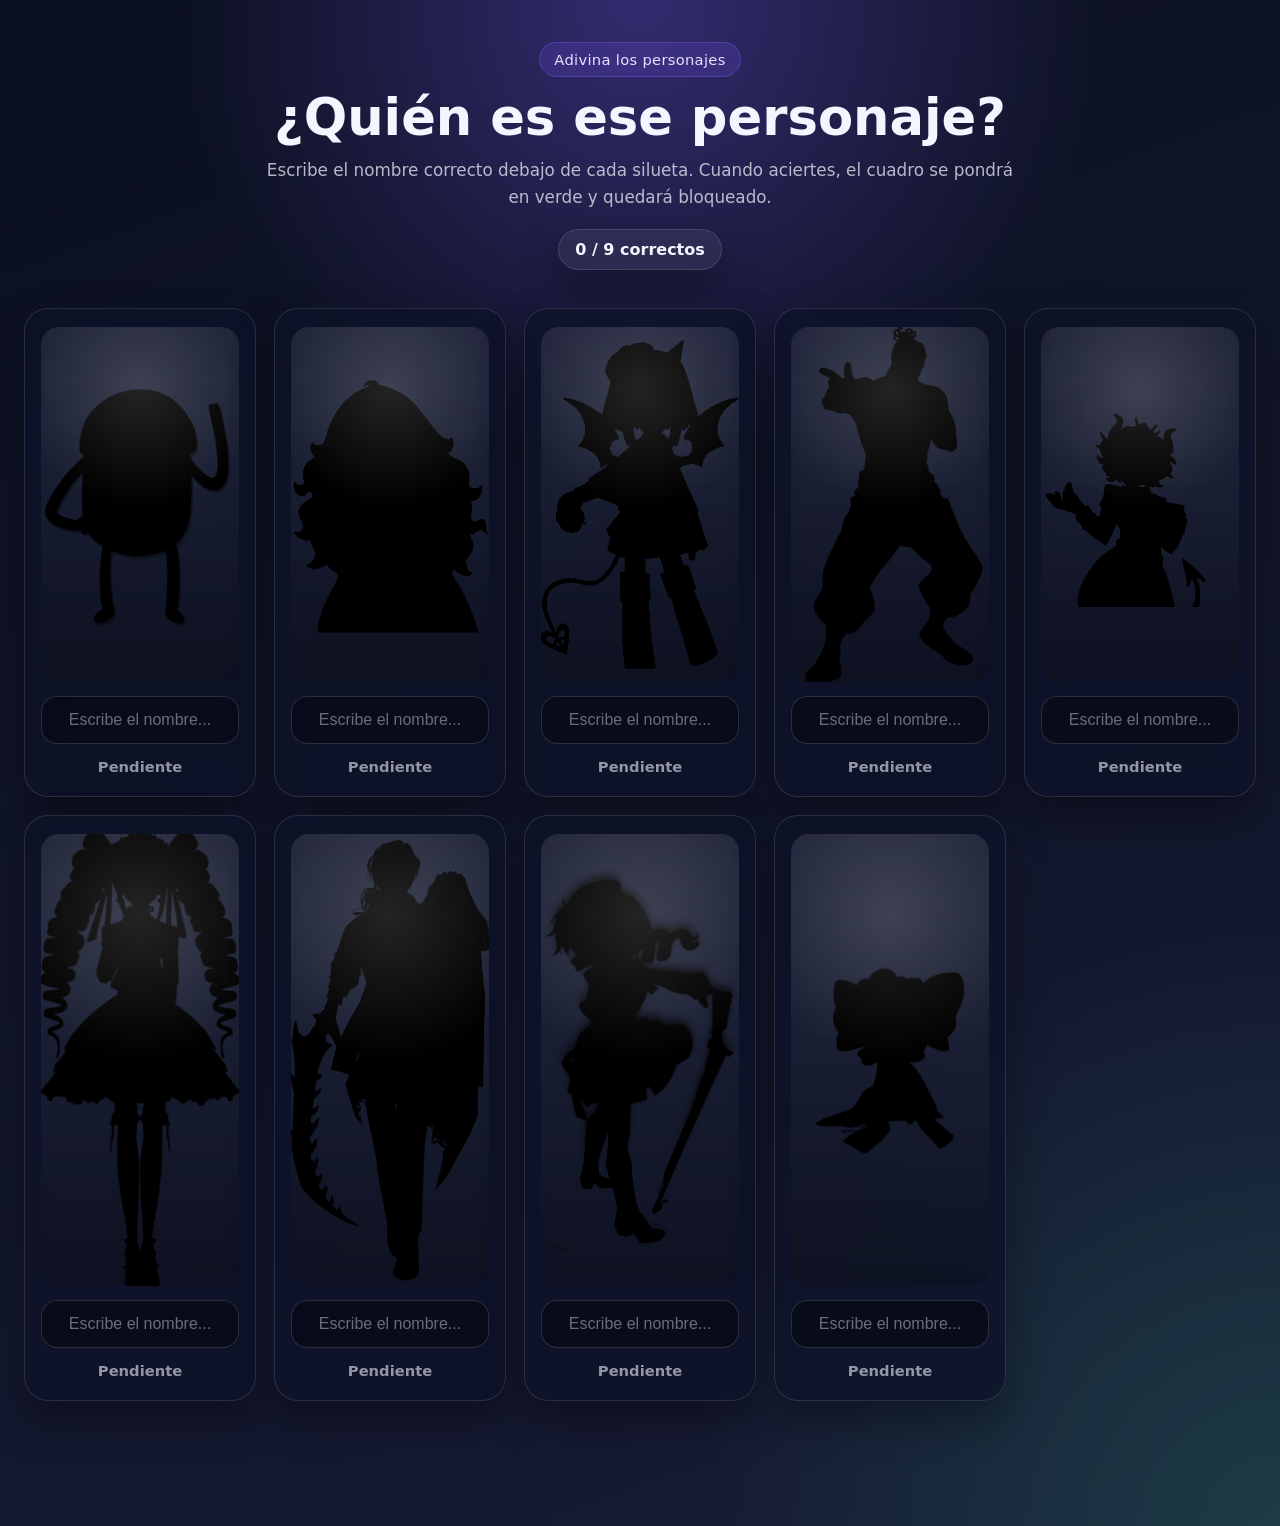
<file: index.html>
<!doctype html>
<html lang="es">
<head>
  <meta charset="utf-8" />
  <meta name="viewport" content="width=device-width, initial-scale=1" />
  <title>¿Quién es ese personaje?</title>
  <link rel="stylesheet" href="Mudae_Characters/style.css" />
</head>
<body>
  <main class="app">
    <section class="hero">
      <div class="badge">Adivina los personajes</div>
      <h1>¿Quién es ese personaje?</h1>
      <p>Escribe el nombre correcto debajo de cada silueta. Cuando aciertes, el cuadro se pondrá en verde y quedará bloqueado.</p>
      <div class="counter" id="counter">0 / 9 correctos</div>
    </section>

    <section class="grid" id="grid" aria-label="Juego de personajes"></section>

    <section class="next-wrap" id="nextWrap" hidden>
      <a class="next-btn" href="2.html">SIGUIENTE</a>
    </section>
  </main>

  <script>
    const characters = [
      { file: "Jake.png", name: "Jake" },
      { file: "HexManiac.png", name: "HexManiac" },
      { file: "Yosafire.png", name: "Yosafire" },
      { file: "AoiTodo.png", name: "AoiTodo" },
      { file: "Beelzebub.png", name: "Beelzebub" },
      { file: "CelestiaLudenberg.png", name: "CelestiaLudenberg" },
      { file: "Gregor.png", name: "Gregor" },
      { file: "MamiTomoe.png", name: "MamiTomoe" },
      { file: "Charlotte.png", name: "Charlotte" },
    ];

    const normalize = (value) =>
      value
        .toLowerCase()
        .trim()
        .replace(/\s+/g, "")
        .replace(/[áàäâ]/g, "a")
        .replace(/[éèëê]/g, "e")
        .replace(/[íìïî]/g, "i")
        .replace(/[óòöô]/g, "o")
        .replace(/[úùüû]/g, "u")
        .replace(/[^a-z0-9]/g, "");

    const grid = document.getElementById("grid");
    const counter = document.getElementById("counter");
    const nextWrap = document.getElementById("nextWrap");
    let correctCount = 0;

    function updateCounter() {
      counter.textContent = `${correctCount} / ${characters.length} correctos`;
      if (correctCount === characters.length) {
        nextWrap.hidden = false;
        nextWrap.classList.add("show");
      }
    }

    characters.forEach((character, index) => {
      const card = document.createElement("article");
      card.className = "card";

      card.innerHTML = `
        <div class="silhouette">
          <img src="Mudae_Characters/${character.file}" alt="${character.name}" draggable="false">
        </div>
        <label class="sr-only" for="input-${index}">Nombre del personaje ${index + 1}</label>
        <input
          id="input-${index}"
          class="guess"
          type="text"
          inputmode="text"
          autocomplete="off"
          spellcheck="false"
          placeholder="Escribe el nombre..."
          data-answer="${character.name}"
        />
        <div class="result" id="result-${index}">Pendiente</div>
      `;

      const input = card.querySelector(".guess");
      const result = card.querySelector(".result");

      input.addEventListener("input", () => {
        const answer = normalize(input.dataset.answer);
        const typed = normalize(input.value);

        if (typed && typed === answer) {
          input.classList.add("correct");
          input.disabled = true;
          result.textContent = "¡Correcto!";
          result.classList.add("correct");
          correctCount += 1;
          updateCounter();
        }
      });

      grid.appendChild(card);
    });

    updateCounter();
  </script>
</body>
</html>
</file>
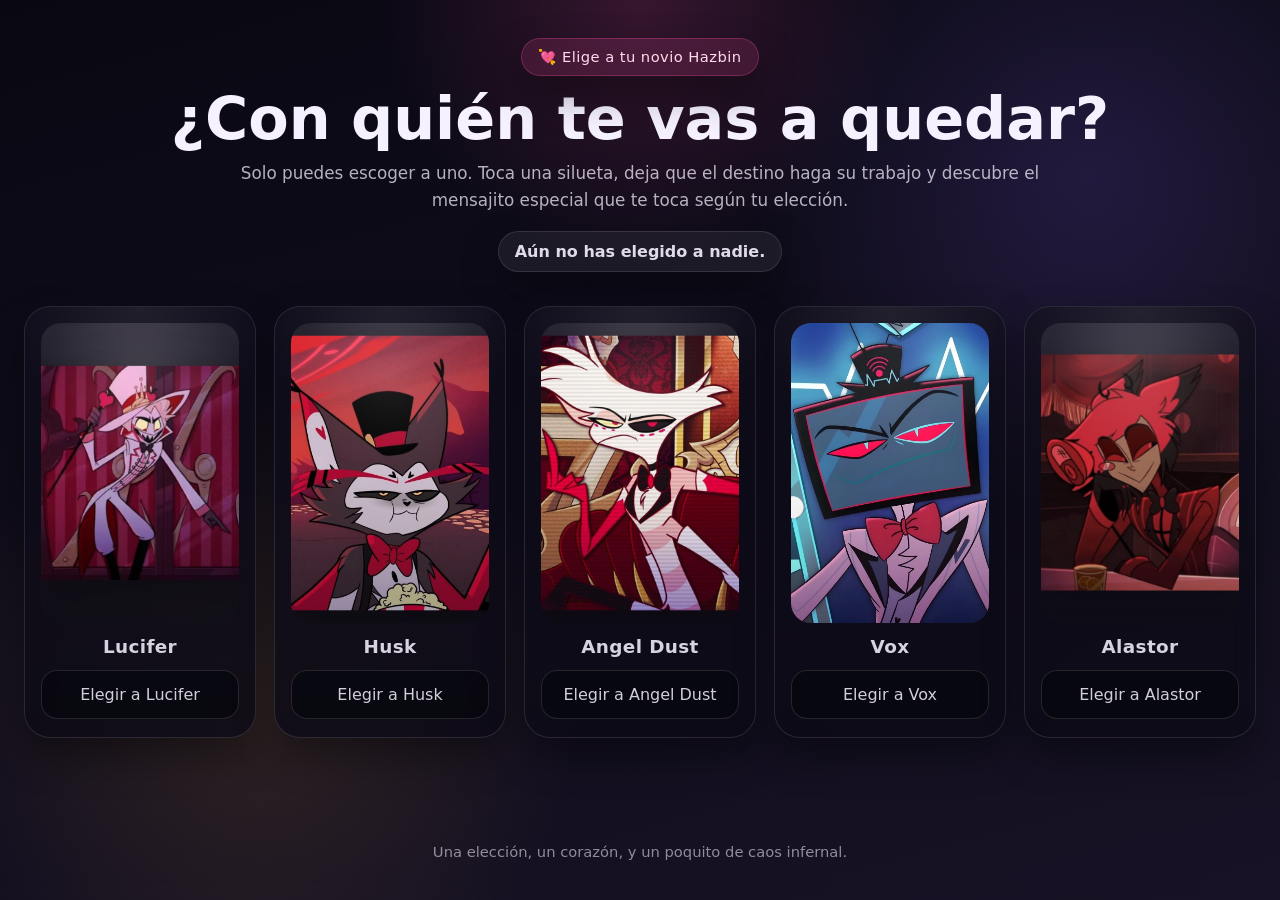
<file: 2.html>
<!doctype html>
<html lang="es">
<head>
  <meta charset="utf-8" />
  <meta name="viewport" content="width=device-width, initial-scale=1" />
  <title>Hazbin Novio</title>
  <link rel="stylesheet" href="Hazbin_Characters/style.css" />
</head>
<body>
  <main class="app">
    <section class="hero">
      <div class="badge">💘 Elige a tu novio Hazbin</div>
      <h1>¿Con quién te vas a quedar?</h1>
      <p>
        Solo puedes escoger a uno. Toca una silueta, deja que el destino haga su trabajo
        y descubre el mensajito especial que te toca según tu elección.
      </p>
      <div class="subnote" id="status">Aún no has elegido a nadie.</div>
    </section>

    <section class="grid" id="grid" aria-label="Selecciona un personaje">
      <article class="card" data-name="Lucifer" tabindex="0" role="button" aria-label="Elegir a Lucifer">
        <div class="character"><img src="Hazbin_Characters/Lucifer.png" alt="Lucifer en silueta" /></div>
        <h2 class="name">Lucifer</h2>
        <div class="pick-btn">Elegir a Lucifer</div>
      </article>

      <article class="card" data-name="Husk" tabindex="0" role="button" aria-label="Elegir a Husk">
        <div class="character"><img src="Hazbin_Characters/Husk.png" alt="Husk en silueta" /></div>
        <h2 class="name">Husk</h2>
        <div class="pick-btn">Elegir a Husk</div>
      </article>

      <article class="card" data-name="AngelDust" tabindex="0" role="button" aria-label="Elegir a Angel Dust">
        <div class="character"><img src="Hazbin_Characters/AngelDust.png" alt="Angel Dust en silueta" /></div>
        <h2 class="name">Angel Dust</h2>
        <div class="pick-btn">Elegir a Angel Dust</div>
      </article>

      <article class="card" data-name="Vox" tabindex="0" role="button" aria-label="Elegir a Vox">
        <div class="character"><img src="Hazbin_Characters/Vox.png" alt="Vox en silueta" /></div>
        <h2 class="name">Vox</h2>
        <div class="pick-btn">Elegir a Vox</div>
      </article>

      <article class="card" data-name="Alastor" tabindex="0" role="button" aria-label="Elegir a Alastor">
        <div class="character"><img src="Hazbin_Characters/Alastor.png" alt="Alastor en silueta" /></div>
        <h2 class="name">Alastor</h2>
        <div class="pick-btn">Elegir a Alastor</div>
      </article>
    </section>

    <section class="result" id="result" aria-live="polite">
      <h2 id="resultTitle"></h2>
      <p id="resultText"></p>
    </section>

    <div class="next-wrap" id="nextWrap">
      <a class="next-btn" href="3.html">SIGUIENTE</a>
    </div>

    <p class="footer">Una elección, un corazón, y un poquito de caos infernal.</p>
  </main>

  <script>
    const messages = {
      Lucifer: {
        title: "Lucifer te eligió primero.",
        text: "Con una sonrisa elegante y esa vibra de rey del infierno, Lucifer te toma la mano como si ya supiera que eras su destino. Entre bromas finas, orgullo y ternura escondida, te deja claro que contigo hasta el caos se ve bonito."
      },
      Husk: {
        title: "Husk dejó su vaso para ti.",
        text: "Puede que haga de cuenta que no le importa, pero cuando te mira se nota que ya se rindió. Husk te acompaña con esa calma ruda de gato cansado que solo se ablanda contigo. Parece que entre tragos y miradas cruzadas, ya se enamoró sin querer."
      },
      AngelDust: {
        title: "Angel Dust ya anda coqueteando contigo.",
        text: "Obvio iba a ser dramático, coqueto y demasiado encantador. Angel Dust te guiña un ojo, se acerca con toda la seguridad del mundo y te hace sentir que contigo sí quiere algo real. Entre chistes y poses, terminó enamorándose más de lo que admite."
      },
      Vox: {
        title: "Vox te conectó al primer intento.",
        text: "Vox quiere impresionar, controlar el brillo y tener la última palabra... pero contigo se le desarma un poco la señal. Fingiendo seguridad, te ofrece una sonrisa eléctrica y un romance lleno de pantallas, glitches y tensión elegante. Ya perdiste: él también cayó."
      },
      Alastor: {
        title: "Alastor sonrió solo para ti.",
        text: "Qué raro: el Radio Demon se mostró demasiado interesado. Alastor te habla con esa cortesía antigua y esa energía inquietante que solo hace que todo sea más intenso. Entre una sonrisa afilada y un tono encantador, dejó claro que contigo el show apenas empieza."
      }
    };

    const cards = [...document.querySelectorAll('.card')];
    const status = document.getElementById('status');
    const result = document.getElementById('result');
    const resultTitle = document.getElementById('resultTitle');
    const resultText = document.getElementById('resultText');
    const nextWrap = document.getElementById('nextWrap');

    let selected = false;

    function chooseCard(card) {
      if (selected) return;

      const name = card.dataset.name;
      const data = messages[name];
      if (!data) return;

      selected = true;
      cards.forEach(c => {
        c.classList.add('locked');
        if (c !== card) c.style.pointerEvents = 'none';
      });

      card.classList.add('selected');
      card.querySelector('.pick-btn').textContent = 'Elegido';
      status.textContent = `Elegiste a ${name}.`;
      resultTitle.textContent = data.title;
      resultText.textContent = data.text;
      result.classList.add('show');
      nextWrap.classList.add('show');
    }

    cards.forEach(card => {
      card.addEventListener('click', () => chooseCard(card));
      card.addEventListener('keydown', (e) => {
        if (e.key === 'Enter' || e.key === ' ') {
          e.preventDefault();
          chooseCard(card);
        }
      });
    });
  </script>
</body>
</html>
</file>
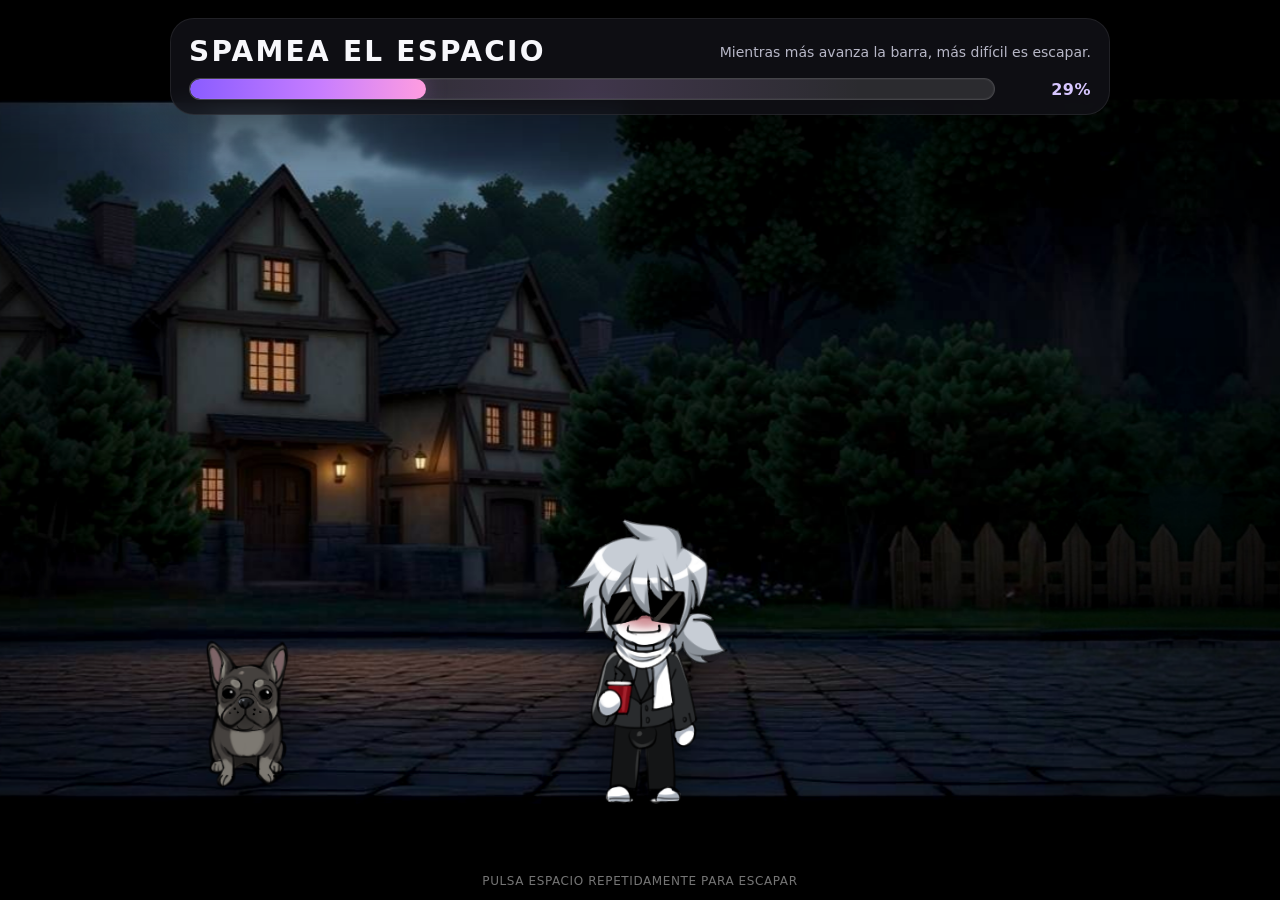
<file: 3.html>
<!DOCTYPE html>
<html lang="es">
<head>
  <meta charset="UTF-8" />
  <meta name="viewport" content="width=device-width, initial-scale=1.0" />
  <title>Escapa de Mocha</title>
  <style>
    :root{
      --bg:#000;
      --panel: rgba(18,18,24,.82);
      --panel2: rgba(255,255,255,.06);
      --text:#f7f7fb;
      --muted:#b7b7c7;
      --accent:#d7c6ff;
      --good:#38d27a;
      --bad:#ff5f6d;
      --bar-bg: rgba(255,255,255,.12);
      --bar-fill: linear-gradient(90deg, #8a5cff 0%, #c77dff 55%, #ff9de0 100%);
      --shadow: 0 20px 60px rgba(0,0,0,.45);
    }

    *{box-sizing:border-box}
    html,body{
      margin:0;
      width:100%;
      height:100%;
      background:var(--bg);
      color:var(--text);
      overflow:hidden;
      font-family: Inter, system-ui, -apple-system, BlinkMacSystemFont, "Segoe UI", Roboto, sans-serif;
    }

    #app{
      position:relative;
      width:100vw;
      height:100vh;
      background:#000;
      user-select:none;
    }

    .top-ui{
      position:absolute;
      top:18px;
      left:50%;
      transform:translateX(-50%);
      width:min(940px, calc(100vw - 24px));
      z-index:30;
      background:var(--panel);
      backdrop-filter: blur(10px);
      border:1px solid rgba(255,255,255,.08);
      border-radius:24px;
      padding:16px 18px 14px;
      box-shadow:var(--shadow);
    }

    .title{
      display:flex;
      align-items:center;
      justify-content:space-between;
      gap:12px;
      margin-bottom:10px;
    }

    .title h1{
      font-size:clamp(18px, 2.2vw, 28px);
      margin:0;
      letter-spacing:.08em;
      text-transform:uppercase;
    }

    .hint{
      color:var(--muted);
      font-size:clamp(12px, 1.2vw, 14px);
      white-space:nowrap;
    }

    .bar-wrap{
      display:flex;
      align-items:center;
      gap:12px;
    }

    .bar{
      flex:1;
      position:relative;
      height:22px;
      background:var(--bar-bg);
      border-radius:999px;
      overflow:hidden;
      border:1px solid rgba(255,255,255,.12);
    }

    .bar::after{
      content:"";
      position:absolute;
      inset:0;
      border-radius:999px;
      box-shadow: inset 0 0 0 1px rgba(255,255,255,.04);
      pointer-events:none;
    }

    .bar-fill{
      position:absolute;
      left:0;
      top:0;
      height:100%;
      width:50%;
      border-radius:999px;
      background:var(--bar-fill);
      box-shadow:0 0 22px rgba(199,125,255,.35);
      transition:width .06s linear;
    }

    .bar-glow{
      position:absolute;
      inset:-12px;
      pointer-events:none;
      background: radial-gradient(circle at 50% 50%, rgba(199,125,255,.18), transparent 65%);
      opacity:.75;
    }

    .bar-text{
      min-width:84px;
      text-align:right;
      font-weight:700;
      letter-spacing:.03em;
      color:var(--accent);
      font-variant-numeric: tabular-nums;
    }

    .scene{
      position:absolute;
      inset:0;
      overflow:hidden;
    }

    .bg-layer{
      position:absolute;
      left:50%;
      top:50%;
      width:100vw;
      height:min(100vh, 820px);
      transform:translate(-50%,-50%);
      overflow:hidden;
      filter: saturate(1.02) contrast(1.03);
    }

    .bg-track{
      position:absolute;
      inset:0;
      width:200%;
      height:100%;
      display:flex;
      will-change:transform;
    }

    .bg-track img{
      width:50%;
      height:100%;
      object-fit:cover;
      object-position:center center;
      image-rendering:auto;
      flex:0 0 50%;
      pointer-events:none;
      -webkit-user-drag:none;
      user-select:none;
    }

    .vignette{
      position:absolute;
      inset:0;
      background:
        radial-gradient(circle at 50% 48%, transparent 0 58%, rgba(0,0,0,.15) 72%, rgba(0,0,0,.45) 100%),
        linear-gradient(to bottom, rgba(0,0,0,.18), transparent 18%, transparent 84%, rgba(0,0,0,.36));
      pointer-events:none;
      z-index:6;
    }

    .characters{
      position:absolute;
      left:0;
      right:0;
      bottom:0;
      height:100%;
      pointer-events:none;
      z-index:10;
    }

    .mocha{
      position:absolute;
      left:9%;
      bottom:12%;
      width:min(22vw, 280px);
      max-width:280px;
      min-width:160px;
      transform-origin:center center;
      filter: drop-shadow(0 14px 24px rgba(0,0,0,.5));
      animation: shake .12s infinite linear;
    }

    .andre{
      position:absolute;
      left:18%;
      bottom:10%;
      width:min(18vw, 240px);
      max-width:240px;
      min-width:140px;
      transform:translateX(0);
      filter: drop-shadow(0 14px 24px rgba(0,0,0,.5));
      transition: transform .08s linear;
    }

    @keyframes shake{
      0%{transform:translate3d(0,0,0) rotate(0deg)}
      25%{transform:translate3d(1px,-1px,0) rotate(-1deg)}
      50%{transform:translate3d(-1px,1px,0) rotate(1deg)}
      75%{transform:translate3d(1px,1px,0) rotate(-.5deg)}
      100%{transform:translate3d(0,0,0) rotate(0deg)}
    }

    .overlay{
      position:absolute;
      inset:0;
      display:flex;
      align-items:center;
      justify-content:center;
      z-index:40;
      pointer-events:none;
      opacity:0;
      transition:opacity .2s ease;
      background:rgba(0,0,0,.12);
    }

    .overlay.show{
      opacity:1;
      pointer-events:auto;
    }

    .card{
      width:min(92vw, 560px);
      background:rgba(20,20,28,.95);
      border:1px solid rgba(255,255,255,.08);
      border-radius:28px;
      padding:28px 24px 22px;
      box-shadow:0 24px 80px rgba(0,0,0,.55);
      text-align:center;
      backdrop-filter: blur(10px);
    }

    .card h2{
      margin:0 0 10px;
      font-size:clamp(30px, 5vw, 54px);
      letter-spacing:.03em;
      line-height:1;
    }

    .card p{
      margin:0 0 20px;
      color:var(--muted);
      font-size:clamp(14px, 1.8vw, 18px);
      line-height:1.45;
    }

    .btn-row{
      display:flex;
      gap:12px;
      justify-content:center;
      flex-wrap:wrap;
    }

    .btn{
      appearance:none;
      border:none;
      cursor:pointer;
      padding:16px 24px;
      min-width:220px;
      border-radius:18px;
      font-weight:800;
      letter-spacing:.08em;
      text-transform:uppercase;
      font-size:16px;
      transition: transform .15s ease, box-shadow .15s ease, opacity .15s ease;
      color:#14141c;
      background:linear-gradient(90deg, #f7e5ff, #d8c4ff);
      box-shadow:0 16px 30px rgba(180,130,255,.25);
    }

    .btn:hover{ transform:translateY(-1px) scale(1.01); }
    .btn.secondary{
      background:linear-gradient(90deg, #ffd7dc, #ff9cad);
    }

    .alive-msg{
      color:var(--good);
      font-weight:700;
      margin-top:8px;
    }

    .dead-msg{
      color:var(--bad);
      font-weight:700;
      margin-top:8px;
    }

    .footer-tip{
      position:absolute;
      left:50%;
      bottom:12px;
      transform:translateX(-50%);
      z-index:20;
      color:rgba(255,255,255,.46);
      font-size:12px;
      letter-spacing:.05em;
      text-transform:uppercase;
      text-align:center;
      pointer-events:none;
      text-shadow:0 1px 6px rgba(0,0,0,.5);
    }

    @media (max-width: 700px){
      .top-ui{ padding:14px 14px 12px; border-radius:18px; }
      .hint{ white-space:normal; text-align:right; }
      .bar-wrap{ gap:8px; }
      .bar-text{ min-width:70px; }
      .mocha{ left:3%; bottom:15%; width:34vw; min-width:120px; }
      .andre{ bottom:12%; width:28vw; min-width:110px; }
      .card{ padding:24px 18px 18px; border-radius:22px; }
      .btn{ min-width:180px; padding:14px 18px; }
    }
  </style>
</head>
<body>
  <div id="app">
    <div class="top-ui">
      <div class="title">
        <h1>SPAMEA EL ESPACIO</h1>
        <div class="hint">Mientras más avanza la barra, más difícil es escapar.</div>
      </div>
      <div class="bar-wrap">
        <div class="bar" aria-label="Barra de escape">
          <div class="bar-glow"></div>
          <div class="bar-fill" id="barFill"></div>
        </div>
        <div class="bar-text" id="barText">50%</div>
      </div>
    </div>

    <div class="scene">
      <div class="bg-layer">
        <div class="bg-track" id="bgTrack">
          <img src="Mocha_Characters/Background.png" alt="Background" />
          <img src="Mocha_Characters/Background2.png" alt="Background continuation" />
        </div>
      </div>
      <div class="vignette"></div>

      <div class="characters">
        <img class="mocha" src="Mocha_Characters/Mocha.png" alt="Mocha" id="mochaImg" />
        <img class="andre" src="Mocha_Characters/Andre.png" alt="Andre" id="andreImg" />
      </div>
    </div>

    <div class="overlay" id="overlay">
      <div class="card">
        <h2 id="resultTitle">¡LO LOGRASTE!</h2>
        <p id="resultText">Andre escapó de Mocha por poco. Ahora puedes continuar al siguiente nivel.</p>
        <div class="btn-row" id="buttonRow"></div>
      </div>
    </div>

    <div class="footer-tip">Pulsa espacio repetidamente para escapar</div>
  </div>

  <script>
    (() => {
      const barFill = document.getElementById('barFill');
      const barText = document.getElementById('barText');
      const andreImg = document.getElementById('andreImg');
      const bgTrack = document.getElementById('bgTrack');
      const mochaImg = document.getElementById('mochaImg');
      const overlay = document.getElementById('overlay');
      const resultTitle = document.getElementById('resultTitle');
      const resultText = document.getElementById('resultText');
      const buttonRow = document.getElementById('buttonRow');

      const state = {
        progress: 50,
        running: true,
        lastTime: performance.now(),
        bgX: 0,
        speed: 120,
        pressCount: 0,
        lastPress: 0,
      };

      const clamp = (v, min, max) => Math.max(min, Math.min(max, v));
      const lerp = (a, b, t) => a + (b - a) * t;

      function difficulty(progress){
        // Más adelante del juego, más difícil subir y más rápido baja.
        return {
          gain: Math.max(8.2, 8.2 - progress / 11.5),
          drain: 30.0 + progress / 26,
          bgSpeed: 100 + progress * 1.1,
          mochaShake: 30 + progress / 22
        };
      }

      function updateUI(){
        const p = clamp(state.progress, 0, 100);
        barFill.style.width = p + '%';
        barText.textContent = Math.round(p) + '%';

        // Andre avanza conforme sube la barra.
        const x = lerp(8, 62, p / 100);
        const y = lerp(2, -2, p / 100);
        andreImg.style.transform = `translateX(${x}vw) translateY(${y}px)`;

        // Mocha se ve más agresivo con pequeñas vibraciones adicionales.
        const diff = difficulty(p);
        mochaImg.style.animationDuration = Math.max(0.06, 0.14 - (p / 250)).toFixed(3) + 's';
        mochaImg.style.filter = `drop-shadow(0 14px 24px rgba(0,0,0,.5)) saturate(${1 + p/260})`;
      }

      function showResult(win){
        state.running = false;
        overlay.classList.add('show');
        buttonRow.innerHTML = '';

        if(win){
          resultTitle.textContent = '¡LO LOGRASTE!';
          resultText.textContent = 'Andre escapó de Mocha. El camino sigue abierto.';
          const btn = document.createElement('button');
          btn.className = 'btn';
          btn.textContent = 'SIGUIENTE';
          btn.onclick = () => window.location.href = '4.html';
          buttonRow.appendChild(btn);
        }else{
          resultTitle.textContent = 'MOCHA TE ALCANZÓ';
          resultText.textContent = 'No alcanzaste a escapar esta vez. Puedes intentarlo otra vez.';
          const btn = document.createElement('button');
          btn.className = 'btn secondary';
          btn.textContent = 'REINICIAR';
          btn.onclick = () => window.location.reload();
          buttonRow.appendChild(btn);
        }
      }

      function spaceBoost(){
        if(!state.running) return;

        const now = performance.now();
        state.pressCount += 1;
        const diff = difficulty(state.progress);

        // Más difícil mientras más avanza.
        const fatiguePenalty = Math.max(0.45, 1 - state.pressCount * 0.012);
        const quickSpamPenalty = (now - state.lastPress < 120) ? 0.84 : 1;
        const gain = diff.gain * fatiguePenalty * quickSpamPenalty;

        state.progress += gain;
        state.lastPress = now;

        if(state.progress >= 100){
          state.progress = 100;
          updateUI();
          showResult(true);
          return;
        }

        updateUI();
      }

      function tick(now){
        const dt = Math.min(0.033, (now - state.lastTime) / 1000);
        state.lastTime = now;

        if(state.running){
          const diff = difficulty(state.progress);

          // La barra baja sola, y cada vez baja más rápido.
          state.progress -= diff.drain * dt;

          // Mueve el fondo en loop.
          state.bgX -= diff.bgSpeed * dt;
          const trackWidth = bgTrack.scrollWidth / 2 || window.innerWidth;
          const loopWidth = Math.max(trackWidth, window.innerWidth);
          if(state.bgX <= -loopWidth) state.bgX += loopWidth;

          bgTrack.style.transform = `translateX(${state.bgX}px)`;

          if(state.progress <= 0){
            state.progress = 0;
            updateUI();
            showResult(false);
            return;
          }

          updateUI();
        }

        requestAnimationFrame(tick);
      }

      window.addEventListener('keydown', (e) => {
        if(e.code === 'Space'){
          e.preventDefault();
          spaceBoost();
        }
      }, { passive: false });

      window.addEventListener('blur', () => {
        state.lastTime = performance.now();
      });

      window.addEventListener('resize', updateUI);

      updateUI();
      requestAnimationFrame(tick);
    })();
  </script>
</body>
</html>
</file>
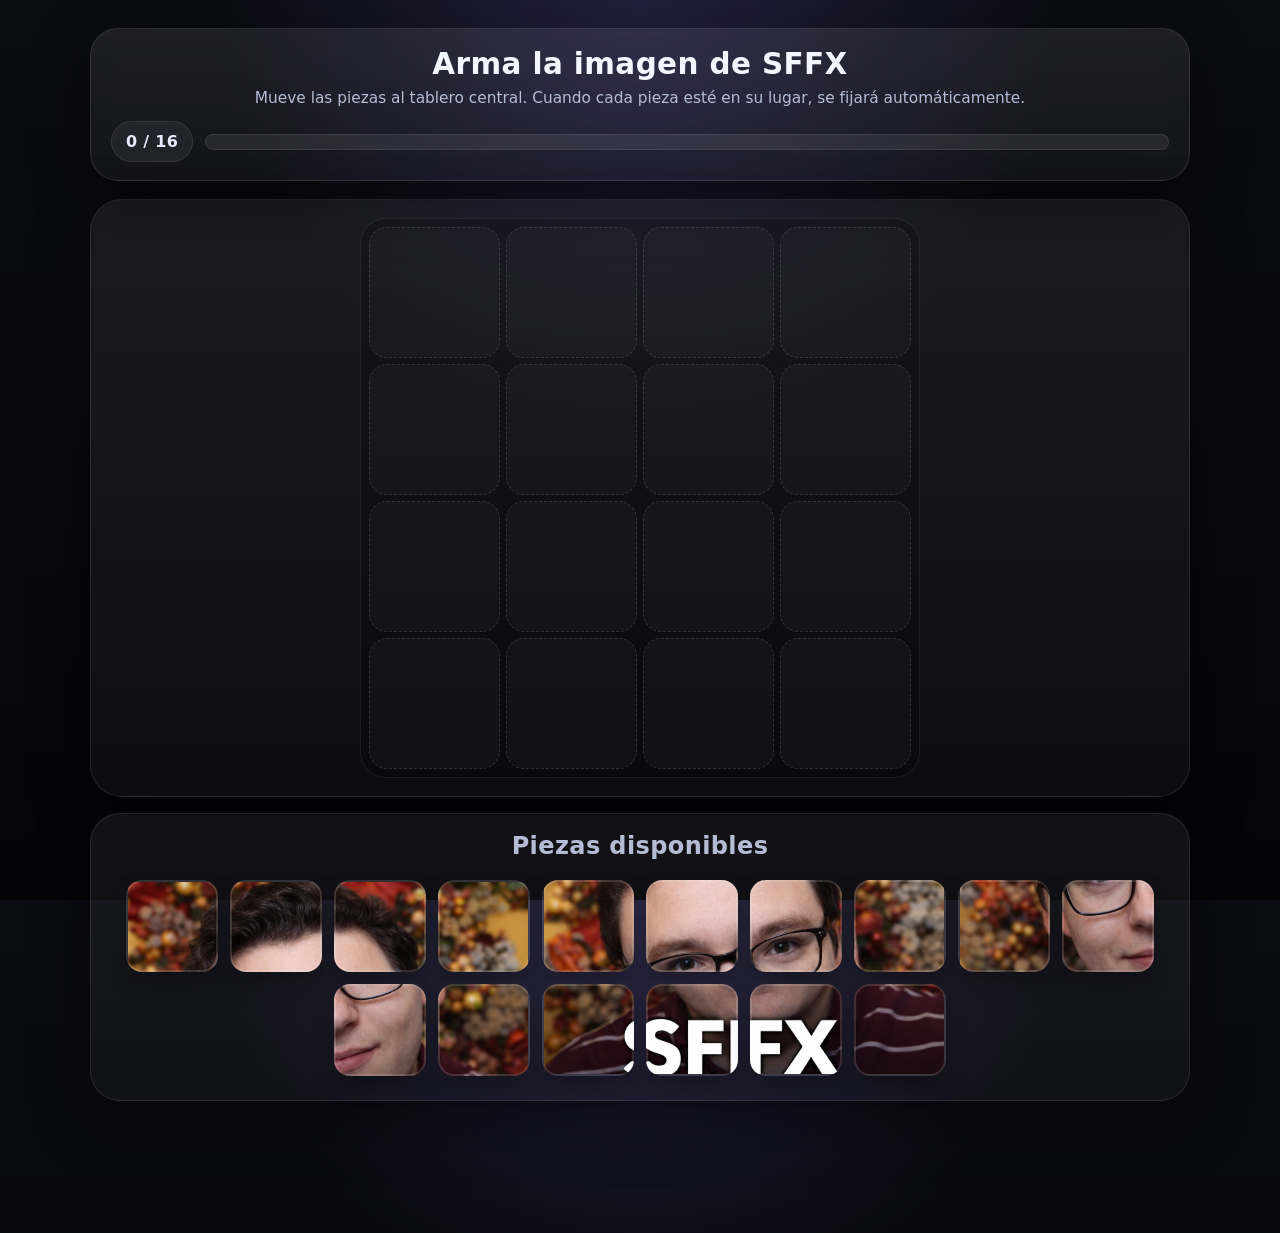
<file: 5.html>
<!DOCTYPE html>
<html lang="es">
<head>
  <meta charset="UTF-8" />
  <meta name="viewport" content="width=device-width, initial-scale=1.0" />
  <title>Rompecabezas SFFX</title>
  <link rel="stylesheet" href="SFFX_Characters/style.css" />
</head>
<body>
  <div class="page">
    <header class="header">
      <h1>Arma la imagen de SFFX</h1>
      <p>Mueve las piezas al tablero central. Cuando cada pieza esté en su lugar, se fijará automáticamente.</p>
      <div class="topline">
        <div class="badge" id="counter">0 / 16</div>
        <div class="progress-wrap" aria-label="Progreso del rompecabezas">
          <div class="progress" id="progress"></div>
        </div>
      </div>
    </header>

    <main class="main">
      <section class="board-shell">
        <div class="board" id="board" aria-label="Tablero del rompecabezas"></div>
      </section>

      <section class="piece-tray">
        <h2 class="tray-title">Piezas disponibles</h2>
        <div class="tray" id="tray"></div>
      </section>

      <div class="actions">
        <a class="next-btn" id="nextBtn" href="6.html">SIGUIENTE</a>
      </div>
      <div class="win" id="winText">¡Rompecabezas completo!</div>
    </main>
  </div>

<script>
(() => {
  const board = document.getElementById('board');
  const tray = document.getElementById('tray');
  const counter = document.getElementById('counter');
  const progress = document.getElementById('progress');
  const nextBtn = document.getElementById('nextBtn');
  const winText = document.getElementById('winText');

  const rows = 4;
  const cols = 4;
  const total = rows * cols;
  const imageUrl = 'SFFX_Characters/Sffx.png';

  const slots = [];
  const pieces = [];
  let placedCount = 0;

  // Build board slots
  for (let i = 0; i < total; i++) {
    const slot = document.createElement('div');
    slot.className = 'slot';
    slot.dataset.index = String(i);
    board.appendChild(slot);
    slots.push(slot);
  }

  function updateUI() {
    counter.textContent = `${placedCount} / ${total}`;
    progress.style.width = `${(placedCount / total) * 100}%`;
    if (placedCount === total) {
      nextBtn.classList.add('show');
      winText.classList.add('show');
    }
  }

  function createPiece(index) {
    const piece = document.createElement('div');
    piece.className = 'piece';
    piece.dataset.index = String(index);
    piece.dataset.correct = String(index);
    piece.style.backgroundImage = `url('${imageUrl}')`;

    const row = Math.floor(index / cols);
    const col = index % cols;
    piece.style.backgroundPosition = `${(col / (cols - 1)) * 100}% ${(row / (rows - 1)) * 100}%`;
    // For 4x4, using percentages can be a bit off with rounding; use exact CSS calc via size ratio below:
    piece.style.backgroundSize = `${cols * 100}% ${rows * 100}%`;
    piece.style.backgroundPosition = `${(col / (cols - 1)) * 100}% ${(row / (rows - 1)) * 100}%`;

    const rect = { x: 0, y: 0, offsetX: 0, offsetY: 0, dragging: false };
    let fixed = false;

    function pointerDown(e) {
      if (fixed) return;
      e.preventDefault();
      piece.classList.add('dragging');
      rect.dragging = true;
      const clientX = e.clientX ?? (e.touches && e.touches[0].clientX);
      const clientY = e.clientY ?? (e.touches && e.touches[0].clientY);
      const current = piece.getBoundingClientRect();
      rect.offsetX = clientX - current.left;
      rect.offsetY = clientY - current.top;
      document.body.appendChild(piece);
      moveAt(clientX, clientY);
      window.addEventListener('pointermove', pointerMove);
      window.addEventListener('pointerup', pointerUp);
    }

    function moveAt(clientX, clientY) {
      piece.style.position = 'fixed';
      piece.style.left = `${clientX - rect.offsetX}px`;
      piece.style.top = `${clientY - rect.offsetY}px`;
      piece.style.transform = 'scale(1.03)';
    }

    function pointerMove(e) {
      if (!rect.dragging) return;
      moveAt(e.clientX, e.clientY);
    }

    function pointerUp(e) {
      if (!rect.dragging) return;
      rect.dragging = false;
      window.removeEventListener('pointermove', pointerMove);
      window.removeEventListener('pointerup', pointerUp);

      const clientX = e.clientX;
      const clientY = e.clientY;

      // Try snapping to the correct slot only
      const targetSlot = slots[index];
      const slotRect = targetSlot.getBoundingClientRect();
      const centerX = slotRect.left + slotRect.width / 2;
      const centerY = slotRect.top + slotRect.height / 2;
      const dist = Math.hypot(clientX - centerX, clientY - centerY);

      if (dist < Math.max(slotRect.width, slotRect.height) * 0.6) {
        snapToCorrectSlot(piece, targetSlot);
      } else {
        returnToTray(piece);
      }
    }

    piece.addEventListener('pointerdown', pointerDown);
    piece.addEventListener('touchstart', (e) => e.preventDefault(), { passive: false });

    return { piece, fixedRef: () => fixed, setFixed: (v) => fixed = v };
  }

  function snapToCorrectSlot(piece, slot) {
    if (slot.children.length > 0) returnToTray(piece); // safety
    slot.classList.add('correct');
    slot.appendChild(piece);
    piece.style.position = 'absolute';
    piece.style.left = '0';
    piece.style.top = '0';
    piece.style.width = '100%';
    piece.style.height = '100%';
    piece.style.transform = 'none';
    piece.classList.remove('dragging');
    piece.classList.add('placed');
    piece.style.pointerEvents = 'none';
    placedCount++;
    updateUI();
  }

  function returnToTray(piece) {
    piece.classList.remove('dragging');
    piece.style.position = '';
    piece.style.left = '';
    piece.style.top = '';
    piece.style.transform = '';
    piece.style.width = '';
    piece.style.height = '';
    tray.appendChild(piece);
  }

  for (let i = 0; i < total; i++) {
    const { piece } = createPiece(i);
    tray.appendChild(piece);
    pieces.push(piece);
  }

  updateUI();
})();
</script>
</body>
</html>
</file>
<file: Mudae_Characters/style.css>
* {
  box-sizing: border-box;
}

:root {
  --bg1: #0b1020;
  --bg2: #171b34;
  --card: rgba(14, 19, 40, 0.78);
  --card-border: rgba(255, 255, 255, 0.12);
  --text: #f3f6ff;
  --muted: rgba(243, 246, 255, 0.72);
  --accent: #7c5cff;
  --accent2: #3ad29f;
  --correct: #2ecc71;
  --shadow: 0 20px 40px rgba(0, 0, 0, 0.35);
}

html, body {
  margin: 0;
  min-height: 100%;
  font-family: Inter, system-ui, -apple-system, BlinkMacSystemFont, "Segoe UI", sans-serif;
  color: var(--text);
  background:
    radial-gradient(circle at top, rgba(124, 92, 255, 0.35), transparent 28%),
    radial-gradient(circle at bottom right, rgba(58, 210, 159, 0.18), transparent 30%),
    linear-gradient(160deg, var(--bg1), var(--bg2));
}

body {
  padding: 24px;
}

.app {
  max-width: 1240px;
  margin: 0 auto;
}

.hero {
  text-align: center;
  padding: 18px 18px 28px;
}

.badge {
  display: inline-block;
  padding: 8px 14px;
  border-radius: 999px;
  background: rgba(124, 92, 255, 0.18);
  border: 1px solid rgba(124, 92, 255, 0.35);
  color: #e8e1ff;
  font-size: 0.92rem;
  letter-spacing: 0.02em;
  margin-bottom: 14px;
  backdrop-filter: blur(10px);
}

h1 {
  margin: 0;
  font-size: clamp(2rem, 4vw, 4rem);
  line-height: 1.02;
}

.hero p {
  max-width: 760px;
  margin: 14px auto 0;
  color: var(--muted);
  font-size: 1.05rem;
  line-height: 1.6;
}

.counter {
  margin: 18px auto 0;
  width: fit-content;
  padding: 10px 16px;
  border-radius: 999px;
  background: rgba(255, 255, 255, 0.06);
  border: 1px solid var(--card-border);
  box-shadow: var(--shadow);
  font-weight: 700;
}

.grid {
  display: grid;
  grid-template-columns: repeat(auto-fit, minmax(220px, 1fr));
  gap: 18px;
  margin-top: 10px;
}

.card {
  background: var(--card);
  border: 1px solid var(--card-border);
  border-radius: 24px;
  padding: 18px 16px 16px;
  box-shadow: var(--shadow);
  backdrop-filter: blur(12px);
  display: flex;
  flex-direction: column;
  align-items: center;
  gap: 14px;
  min-height: 370px;
  transition: transform 0.2s ease, border-color 0.2s ease, box-shadow 0.2s ease;
}

.card:hover {
  transform: translateY(-3px);
  border-color: rgba(124, 92, 255, 0.35);
  box-shadow: 0 24px 50px rgba(0, 0, 0, 0.42);
}

.silhouette {
  width: 100%;
  flex: 1;
  min-height: 230px;
  display: flex;
  align-items: center;
  justify-content: center;
  border-radius: 18px;
  background:
    linear-gradient(180deg, rgba(255,255,255,0.08), rgba(255,255,255,0.02));
  overflow: hidden;
  position: relative;
}

.silhouette::after {
  content: "";
  position: absolute;
  inset: 0;
  background:
    radial-gradient(circle at 50% 18%, rgba(255,255,255,0.14), transparent 38%),
    linear-gradient(180deg, transparent 40%, rgba(0,0,0,0.26));
  pointer-events: none;
}

.silhouette img {
  width: 100%;
  height: 100%;
  object-fit: contain;
  filter: brightness(0) saturate(100%);
  transform: scale(1.02);
  user-select: none;
}

.guess {
  width: 100%;
  border: 1px solid rgba(255,255,255,0.14);
  background: rgba(7, 10, 21, 0.72);
  color: var(--text);
  border-radius: 16px;
  padding: 14px 16px;
  outline: none;
  font-size: 1rem;
  text-align: center;
  transition: border-color 0.2s ease, background 0.2s ease, box-shadow 0.2s ease;
}

.guess::placeholder {
  color: rgba(243,246,255,0.42);
}

.guess:focus {
  border-color: rgba(124, 92, 255, 0.9);
  box-shadow: 0 0 0 4px rgba(124, 92, 255, 0.18);
}

.guess.correct {
  background: rgba(46, 204, 113, 0.16);
  border-color: rgba(46, 204, 113, 0.95);
  color: #d9ffe8;
  box-shadow: 0 0 0 4px rgba(46, 204, 113, 0.16);
}

.result {
  min-height: 22px;
  font-size: 0.92rem;
  color: rgba(243,246,255,0.58);
  font-weight: 600;
}

.result.correct {
  color: #8dffbc;
}

.next-wrap {
  display: flex;
  justify-content: center;
  margin: 34px 0 10px;
  opacity: 0;
  transform: translateY(10px);
  transition: opacity 0.35s ease, transform 0.35s ease;
}

.next-wrap.show {
  opacity: 1;
  transform: translateY(0);
}

.next-btn {
  display: inline-flex;
  align-items: center;
  justify-content: center;
  min-width: min(420px, 100%);
  padding: 18px 26px;
  border-radius: 18px;
  text-decoration: none;
  font-weight: 900;
  font-size: 1.15rem;
  letter-spacing: 0.08em;
  color: #07101f;
  background: linear-gradient(135deg, #7c5cff, #3ad29f);
  box-shadow: 0 18px 36px rgba(58, 210, 159, 0.22), 0 12px 30px rgba(124, 92, 255, 0.22);
  transition: transform 0.2s ease, filter 0.2s ease;
}

.next-btn:hover {
  transform: scale(1.02);
  filter: brightness(1.05);
}

.sr-only {
  position: absolute;
  width: 1px;
  height: 1px;
  padding: 0;
  margin: -1px;
  overflow: hidden;
  clip-path: inset(50%);
  border: 0;
  white-space: nowrap;
}

@media (max-width: 640px) {
  body { padding: 14px; }
  .card { min-height: 340px; }
  .grid { gap: 14px; }
}
</file>
<file: Hazbin_Characters/style.css>
* {
  box-sizing: border-box;
}

:root {
  --bg1: #090812;
  --bg2: #171225;
  --card: rgba(16, 14, 28, 0.78);
  --card-border: rgba(255, 255, 255, 0.11);
  --text: #f6f1ff;
  --muted: rgba(246, 241, 255, 0.72);
  --accent: #ff4fa3;
  --accent2: #ffb347;
  --correct: #34d07f;
  --shadow: 0 18px 38px rgba(0, 0, 0, 0.38);
}

* {
  box-sizing: border-box;
}

html, body {
  margin: 0;
  min-height: 100%;
  font-family: Inter, system-ui, -apple-system, BlinkMacSystemFont, "Segoe UI", sans-serif;
  color: var(--text);
  background:
    radial-gradient(circle at top, rgba(255, 79, 163, 0.18), transparent 24%),
    radial-gradient(circle at 20% 80%, rgba(255, 179, 71, 0.12), transparent 26%),
    radial-gradient(circle at 85% 20%, rgba(138, 99, 255, 0.16), transparent 26%),
    linear-gradient(165deg, var(--bg1), var(--bg2));
}

body {
  padding: 24px;
}

.app {
  max-width: 1260px;
  margin: 0 auto;
}

.hero {
  text-align: center;
  padding: 14px 12px 22px;
}

.badge {
  display: inline-flex;
  align-items: center;
  gap: 10px;
  padding: 9px 16px;
  border-radius: 999px;
  background: rgba(255, 79, 163, 0.14);
  border: 1px solid rgba(255, 79, 163, 0.28);
  color: #ffdcec;
  font-size: 0.92rem;
  letter-spacing: 0.03em;
  margin-bottom: 14px;
  box-shadow: var(--shadow);
  backdrop-filter: blur(10px);
}

h1 {
  margin: 0;
  font-size: clamp(2rem, 4.6vw, 4.2rem);
  line-height: 0.98;
}

.hero p {
  max-width: 820px;
  margin: 12px auto 0;
  color: var(--muted);
  font-size: 1.05rem;
  line-height: 1.65;
}

.subnote {
  margin: 16px auto 0;
  width: fit-content;
  max-width: 100%;
  padding: 10px 16px;
  border-radius: 999px;
  background: rgba(255, 255, 255, 0.06);
  border: 1px solid var(--card-border);
  box-shadow: var(--shadow);
  color: rgba(246, 241, 255, 0.9);
  font-weight: 700;
}

.grid {
  display: grid;
  grid-template-columns: repeat(auto-fit, minmax(220px, 1fr));
  gap: 18px;
  margin-top: 12px;
}

.card {
  position: relative;
  background: var(--card);
  border: 1px solid var(--card-border);
  border-radius: 26px;
  padding: 16px 16px 18px;
  box-shadow: var(--shadow);
  backdrop-filter: blur(12px);
  display: flex;
  flex-direction: column;
  align-items: center;
  gap: 13px;
  min-height: 392px;
  overflow: hidden;
  cursor: pointer;
  transition: transform 0.2s ease, border-color 0.2s ease, box-shadow 0.2s ease, opacity 0.2s ease;
}

.card::before {
  content: "";
  position: absolute;
  inset: 0;
  background:
    radial-gradient(circle at top, rgba(255,255,255,0.08), transparent 30%),
    linear-gradient(180deg, transparent, rgba(0,0,0,0.16));
  pointer-events: none;
}

.card:hover {
  transform: translateY(-4px);
  border-color: rgba(255, 79, 163, 0.4);
  box-shadow: 0 22px 46px rgba(0, 0, 0, 0.46);
}

.card.selected {
  border-color: rgba(52, 208, 127, 0.9);
  box-shadow: 0 0 0 4px rgba(52, 208, 127, 0.12), 0 22px 46px rgba(0, 0, 0, 0.46);
}

.card.locked {
  opacity: 0.74;
  cursor: default;
}

.card.locked:not(.selected) {
  filter: grayscale(0.2);
}

.character {
  width: 100%;
  flex: 1;
  min-height: 240px;
  display: flex;
  align-items: center;
  justify-content: center;
  border-radius: 20px;
  background:
    linear-gradient(180deg, rgba(255,255,255,0.09), rgba(255,255,255,0.02));
  overflow: hidden;
  position: relative;
}

.character::after {
  content: "";
  position: absolute;
  inset: 0;
  background:
    radial-gradient(circle at 50% 18%, rgba(255,255,255,0.12), transparent 36%),
    linear-gradient(180deg, transparent 48%, rgba(0,0,0,0.2));
  pointer-events: none;
}

.character img {
  width: 100%;
  height: 100%;
  object-fit: contain;
  transform: scale(1.04);
  user-select: none;
  pointer-events: none;
  filter: drop-shadow(0 10px 18px rgba(0, 0, 0, 0.35));
}

.name {
  margin: 0;
  font-size: 1.15rem;
  letter-spacing: 0.02em;
}

.pick-btn {
  width: 100%;
  border: 1px solid rgba(255, 255, 255, 0.14);
  background: rgba(8, 8, 16, 0.76);
  color: var(--text);
  border-radius: 16px;
  padding: 14px 14px;
  font-size: 1rem;
  text-align: center;
  outline: none;
  transition: border-color 0.2s ease, background 0.2s ease, box-shadow 0.2s ease, color 0.2s ease;
  pointer-events: none;
}

.card:hover .pick-btn,
.card.selected .pick-btn {
  border-color: rgba(255, 79, 163, 0.42);
}

.card.selected .pick-btn {
  background: rgba(52, 208, 127, 0.15);
  border-color: rgba(52, 208, 127, 0.9);
  color: #dbffea;
  box-shadow: 0 0 0 4px rgba(52, 208, 127, 0.14);
}

.result {
  margin: 24px auto 0;
  max-width: 900px;
  background: rgba(255, 255, 255, 0.06);
  border: 1px solid var(--card-border);
  border-radius: 24px;
  padding: 20px 20px 18px;
  box-shadow: var(--shadow);
  min-height: 126px;
  backdrop-filter: blur(10px);
  display: none;
}

.result.show {
  display: block;
}

.result h2 {
  margin: 0 0 10px;
  font-size: clamp(1.35rem, 2.4vw, 2rem);
}

.result p {
  margin: 0;
  color: var(--muted);
  font-size: 1.02rem;
  line-height: 1.65;
}

.result .highlight {
  color: #ffdcec;
  font-weight: 800;
}

.next-wrap {
  display: flex;
  justify-content: center;
  margin: 30px 0 10px;
  opacity: 0;
  transform: translateY(12px);
  transition: opacity 0.34s ease, transform 0.34s ease;
}

.next-wrap.show {
  opacity: 1;
  transform: translateY(0);
}

.next-btn {
  display: inline-flex;
  align-items: center;
  justify-content: center;
  min-width: min(440px, 100%);
  padding: 18px 26px;
  border-radius: 18px;
  text-decoration: none;
  font-weight: 900;
  font-size: 1.15rem;
  letter-spacing: 0.08em;
  color: #170816;
  background: linear-gradient(135deg, #ff4fa3, #ffb347);
  box-shadow: 0 16px 32px rgba(255, 79, 163, 0.22), 0 12px 26px rgba(255, 179, 71, 0.2);
  transition: transform 0.2s ease, filter 0.2s ease;
}

.next-btn:hover {
  transform: scale(1.02);
  filter: brightness(1.04);
}

.footer {
  margin: 18px 0 0;
  text-align: center;
  color: rgba(246, 241, 255, 0.55);
  font-size: 0.92rem;
}

.sr-only {
  position: absolute;
  width: 1px;
  height: 1px;
  padding: 0;
  margin: -1px;
  overflow: hidden;
  clip-path: inset(50%);
  border: 0;
  white-space: nowrap;
}

@media (max-width: 640px) {
  body { padding: 14px; }
  .card { min-height: 350px; }
  .grid { gap: 14px; }
}
</file>
<file: SFFX_Characters/style.css>
:root{
  --bg:#07070c;
  --panel:rgba(16,18,28,.82);
  --panel2:rgba(255,255,255,.06);
  --text:#f4f6ff;
  --muted:#b5bdd6;
  --accent:#8e7dff;
  --good:#38d67d;
  --shadow:0 20px 60px rgba(0,0,0,.45);
  --radius:24px;
}

*{box-sizing:border-box}
html,body{height:100%}
body{
  margin:0;
  font-family:system-ui,-apple-system,Segoe UI,Roboto,Ubuntu,Cantarell,Noto Sans,sans-serif;
  background:
    radial-gradient(circle at top, rgba(142,125,255,.18), transparent 38%),
    linear-gradient(180deg, #0b0b13 0%, #050509 100%);
  color:var(--text);
  overflow-x:hidden;
}

.page{
  min-height:100vh;
  display:flex;
  flex-direction:column;
  align-items:center;
  padding:28px 16px 40px;
  gap:18px;
}

.header{
  width:min(1100px,100%);
  background:linear-gradient(180deg, rgba(255,255,255,.08), rgba(255,255,255,.04));
  border:1px solid rgba(255,255,255,.1);
  box-shadow:var(--shadow);
  border-radius:28px;
  padding:18px 20px;
  text-align:center;
  backdrop-filter:blur(10px);
}

.header h1{
  margin:0 0 8px;
  font-size:clamp(1.3rem, 2.3vw, 2.2rem);
  letter-spacing:.4px;
}

.header p{
  margin:0;
  color:var(--muted);
  font-size:clamp(.92rem, 1.2vw, 1.05rem);
}

.topline{
  display:flex;
  justify-content:space-between;
  gap:12px;
  align-items:center;
  margin-top:14px;
  flex-wrap:wrap;
}

.badge{
  padding:10px 14px;
  border-radius:999px;
  background:rgba(255,255,255,.06);
  border:1px solid rgba(255,255,255,.08);
  color:#e8ebff;
  font-weight:700;
  letter-spacing:.3px;
}

.progress-wrap{
  flex:1;
  min-width:220px;
  height:16px;
  border-radius:999px;
  background:rgba(255,255,255,.08);
  overflow:hidden;
  border:1px solid rgba(255,255,255,.08);
}

.progress{
  height:100%;
  width:0%;
  background:linear-gradient(90deg, #8e7dff, #6ee7ff);
  border-radius:999px;
  transition:width .18s ease;
}

.main{
  width:min(1100px,100%);
  display:grid;
  grid-template-columns:1fr;
  gap:16px;
  align-items:start;
}

.board-shell{
  background:linear-gradient(180deg, rgba(255,255,255,.07), rgba(255,255,255,.03));
  border:1px solid rgba(255,255,255,.09);
  border-radius:32px;
  box-shadow:var(--shadow);
  padding:18px;
}

.board{
  width:min(76vw, 560px);
  aspect-ratio:1/1;
  margin:0 auto;
  display:grid;
  grid-template-columns:repeat(4,1fr);
  grid-template-rows:repeat(4,1fr);
  gap:6px;
  padding:8px;
  background:rgba(0,0,0,.22);
  border-radius:26px;
  border:1px solid rgba(255,255,255,.08);
  position:relative;
}

.slot{
  position:relative;
  border-radius:18px;
  border:1px dashed rgba(255,255,255,.12);
  background:rgba(255,255,255,.03);
  overflow:hidden;
}

.slot.correct{
  border-style:solid;
  border-color:rgba(56,214,125,.5);
  box-shadow:inset 0 0 0 2px rgba(56,214,125,.18);
}

.piece-tray{
  background:linear-gradient(180deg, rgba(255,255,255,.06), rgba(255,255,255,.03));
  border:1px solid rgba(255,255,255,.09);
  border-radius:30px;
  box-shadow:var(--shadow);
  padding:18px;
}

.tray-title{
  margin:0 0 14px;
  text-align:center;
  color:var(--muted);
  font-weight:700;
  letter-spacing:.4px;
}

.tray{
  min-height:190px;
  display:flex;
  flex-wrap:wrap;
  gap:12px;
  justify-content:center;
  align-items:flex-start;
  padding:6px;
}

.piece{
  width:92px;
  height:92px;
  border-radius:16px;
  border:2px solid rgba(255,255,255,.14);
  box-shadow:0 10px 20px rgba(0,0,0,.28);
  background-image:url('SFFX_Characters/Sffx.png');
  background-repeat:no-repeat;
  background-size:400% 400%;
  touch-action:none;
  user-select:none;
  cursor:grab;
  position:relative;
  transition:transform .15s ease, box-shadow .15s ease, opacity .15s ease;
}

.piece:active{cursor:grabbing}
.piece.dragging{
  transform:scale(1.03);
  box-shadow:0 18px 35px rgba(0,0,0,.5);
  z-index:50;
  opacity:.96;
}

.piece.placed{
  cursor:default;
  pointer-events:none;
  border-color:rgba(56,214,125,.55);
  box-shadow:none;
}

.actions{
  display:flex;
  justify-content:center;
  margin-top:6px;
  min-height:70px;
}

.next-btn{
  display:none;
  text-decoration:none;
  color:#0b0c12;
  background:linear-gradient(90deg, #8e7dff, #6ee7ff);
  font-weight:900;
  letter-spacing:1px;
  font-size:1.05rem;
  padding:18px 36px;
  border-radius:999px;
  box-shadow:0 18px 40px rgba(110,231,255,.18), 0 10px 28px rgba(0,0,0,.35);
  border:none;
}

.next-btn.show{display:inline-flex; align-items:center; justify-content:center}

.win{
  text-align:center;
  color:#dfffea;
  margin:8px 0 0;
  display:none;
}

.win.show{display:block}

@media (max-width: 720px){
  .board{width:min(90vw, 560px)}
  .piece{width:74px;height:74px}
}
</file>
